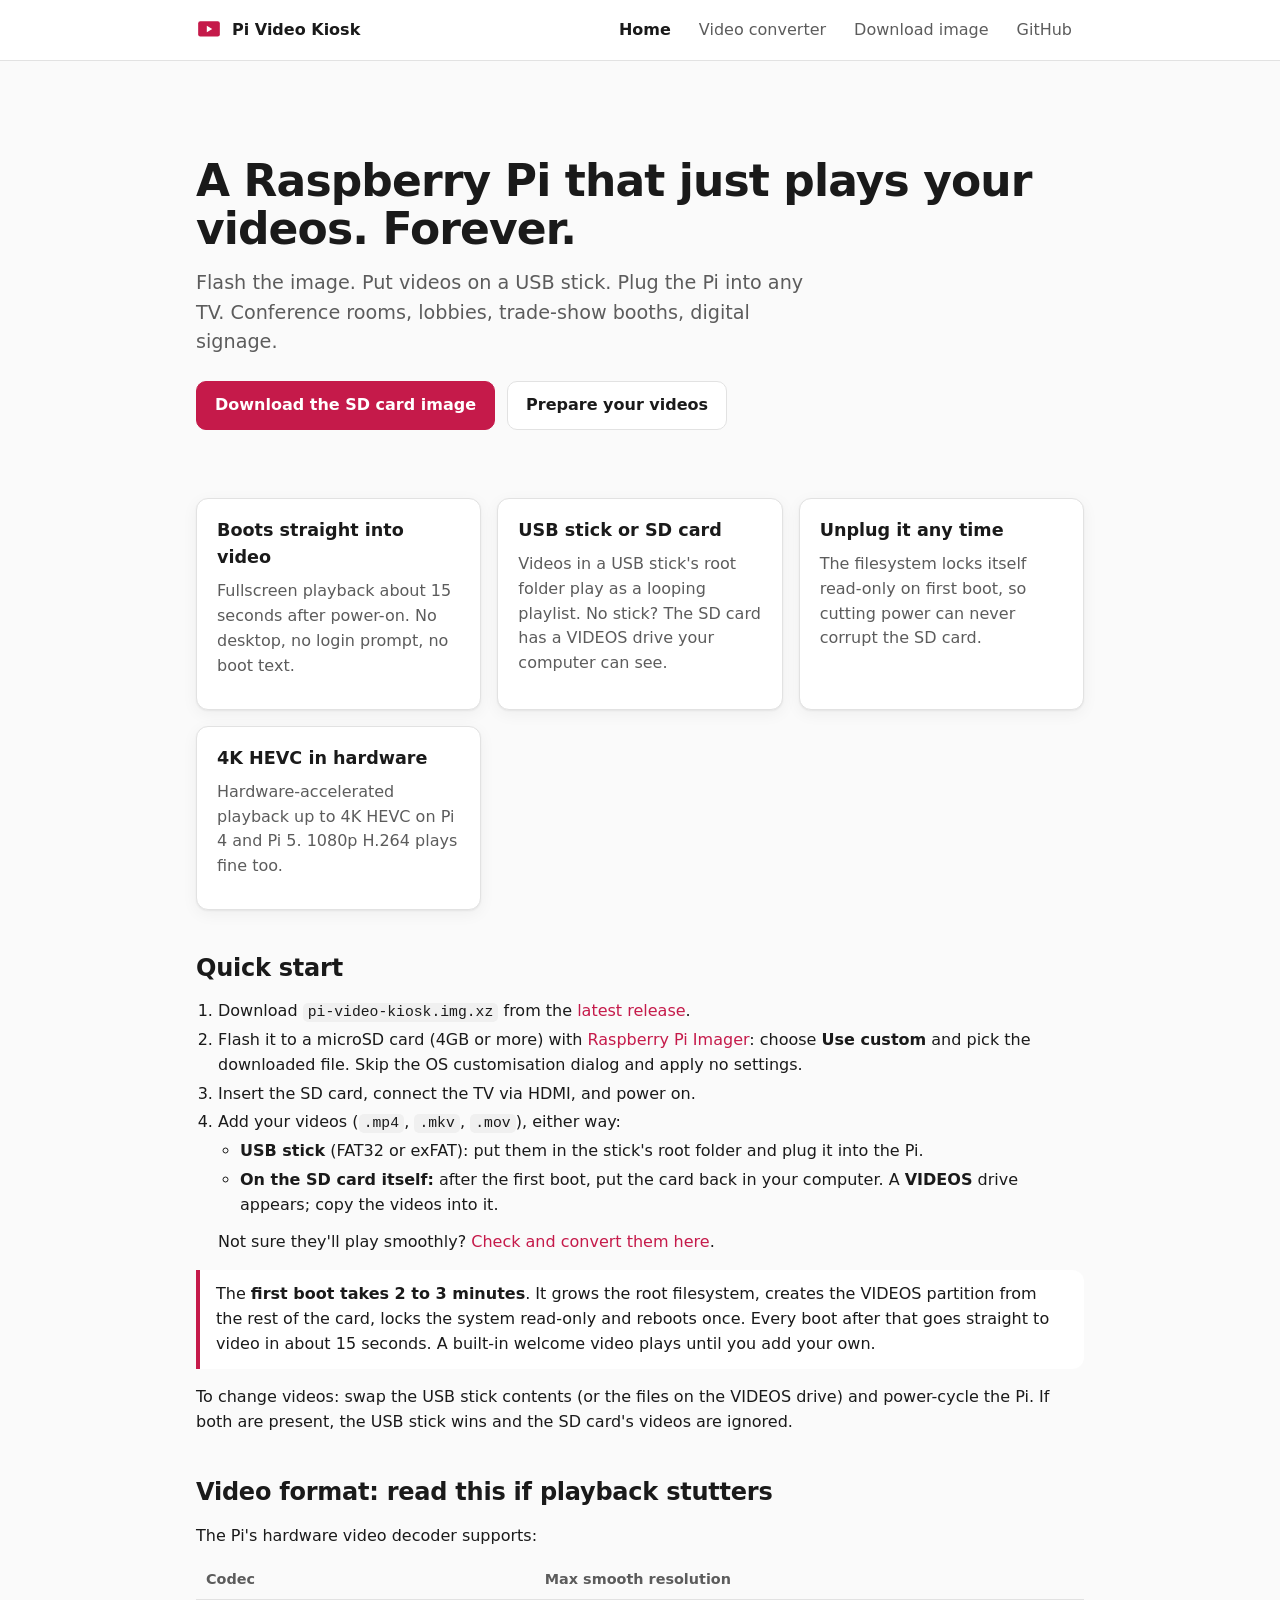
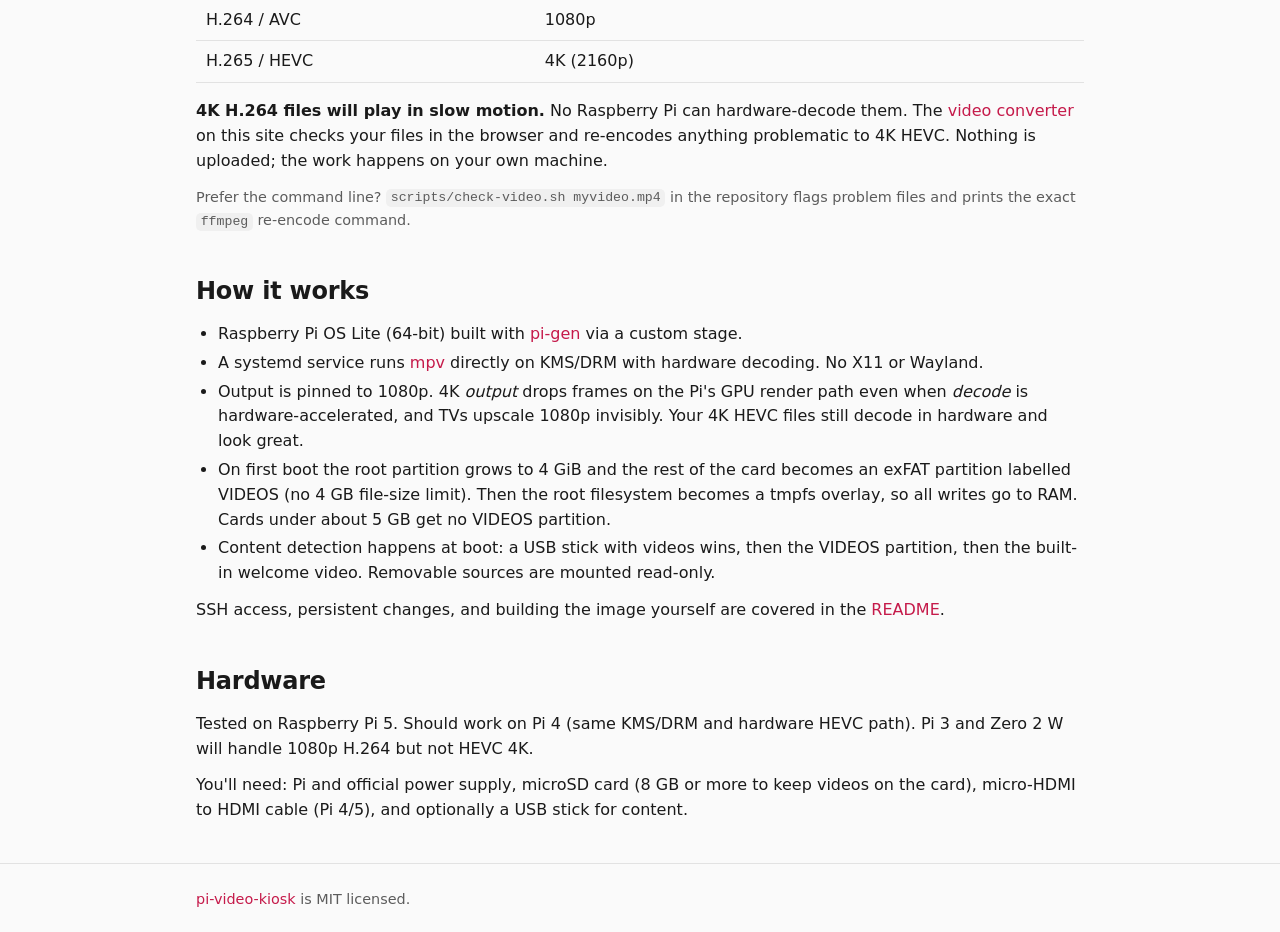
<file: docs/index.html>
<!doctype html>
<html lang="en">
<head>
<meta charset="utf-8">
<meta name="viewport" content="width=device-width, initial-scale=1">
<title>Pi Video Kiosk</title>
<meta name="description" content="Turn a Raspberry Pi into a zero-maintenance video looper for a TV. Flash the image, put videos on a USB stick, plug into any TV.">
<link rel="stylesheet" href="style.css">
<link rel="icon" href="data:image/svg+xml,%3Csvg xmlns='http://www.w3.org/2000/svg' viewBox='0 0 24 24'%3E%3Crect x='2' y='4' width='20' height='14' rx='2' fill='%23c51a4a'/%3E%3Cpath d='M10 8v6l5-3z' fill='white'/%3E%3C/svg%3E">
</head>
<body>
<header class="site-header">
  <div class="wrap">
    <a class="brand" href="./">
      <svg viewBox="0 0 24 24" aria-hidden="true"><rect x="2" y="4" width="20" height="14" rx="2" fill="#c51a4a"/><path d="M10 8v6l5-3z" fill="#fff"/></svg>
      Pi Video Kiosk
    </a>
    <nav class="site-nav">
      <a href="./" aria-current="page">Home</a>
      <a href="convert.html">Video converter</a>
      <a href="https://github.com/mattburns/pi-video-kiosk/releases/latest">Download image</a>
      <a href="https://github.com/mattburns/pi-video-kiosk">GitHub</a>
    </nav>
  </div>
</header>

<main class="wrap">
  <section class="hero">
    <h1>A Raspberry Pi that just plays your videos. Forever.</h1>
    <p class="lede">
      Flash the image. Put videos on a USB stick. Plug the Pi into any TV.
      Conference rooms, lobbies, trade-show booths, digital signage.
    </p>
    <div class="actions">
      <a class="btn primary" href="https://github.com/mattburns/pi-video-kiosk/releases/latest">Download the SD card image</a>
      <a class="btn" href="convert.html">Prepare your videos</a>
    </div>
  </section>

  <section class="grid">
    <div class="card">
      <h3>Boots straight into video</h3>
      <p class="muted">Fullscreen playback about 15 seconds after power-on. No desktop, no login prompt, no boot text.</p>
    </div>
    <div class="card">
      <h3>USB stick or SD card</h3>
      <p class="muted">Videos in a USB stick's root folder play as a looping playlist. No stick? The SD card has a VIDEOS drive your computer can see.</p>
    </div>
    <div class="card">
      <h3>Unplug it any time</h3>
      <p class="muted">The filesystem locks itself read-only on first boot, so cutting power can never corrupt the SD card.</p>
    </div>
    <div class="card">
      <h3>4K HEVC in hardware</h3>
      <p class="muted">Hardware-accelerated playback up to 4K HEVC on Pi 4 and Pi 5. 1080p H.264 plays fine too.</p>
    </div>
  </section>

  <section id="quick-start">
    <h2>Quick start</h2>
    <ol>
      <li>Download <code>pi-video-kiosk.img.xz</code> from the
        <a href="https://github.com/mattburns/pi-video-kiosk/releases/latest">latest release</a>.</li>
      <li>Flash it to a microSD card (4GB or more) with
        <a href="https://www.raspberrypi.com/software/">Raspberry Pi Imager</a>: choose
        <strong>Use custom</strong> and pick the downloaded file. Skip the OS customisation dialog and apply no settings.</li>
      <li>Insert the SD card, connect the TV via HDMI, and power on.</li>
      <li>Add your videos (<code>.mp4</code>, <code>.mkv</code>, <code>.mov</code>), either way:
        <ul>
          <li><strong>USB stick</strong> (FAT32 or exFAT): put them in the stick's root folder and plug it into the Pi.</li>
          <li><strong>On the SD card itself:</strong> after the first boot, put the card back in your computer.
            A <strong>VIDEOS</strong> drive appears; copy the videos into it.</li>
        </ul>
        Not sure they'll play smoothly? <a href="convert.html">Check and convert them here</a>.</li>
    </ol>
    <div class="callout">
      The <strong>first boot takes 2 to 3 minutes</strong>. It grows the root filesystem, creates the VIDEOS
      partition from the rest of the card, locks the system read-only and reboots once. Every boot after that goes
      straight to video in about 15 seconds. A built-in welcome video plays until you add your own.
    </div>
    <p>To change videos: swap the USB stick contents (or the files on the VIDEOS drive) and power-cycle the Pi.
      If both are present, the USB stick wins and the SD card's videos are ignored.</p>
  </section>

  <section id="formats">
    <h2>Video format: read this if playback stutters</h2>
    <p>The Pi's hardware video decoder supports:</p>
    <table>
      <thead><tr><th>Codec</th><th>Max smooth resolution</th></tr></thead>
      <tbody>
        <tr><td>H.264 / AVC</td><td>1080p</td></tr>
        <tr><td>H.265 / HEVC</td><td>4K (2160p)</td></tr>
      </tbody>
    </table>
    <p>
      <strong>4K H.264 files will play in slow motion.</strong> No Raspberry Pi can hardware-decode them.
      The <a href="convert.html">video converter</a> on this site checks your files in the browser and
      re-encodes anything problematic to 4K HEVC. Nothing is uploaded; the work happens on your own machine.
    </p>
    <p class="muted small">
      Prefer the command line? <code>scripts/check-video.sh myvideo.mp4</code> in the repository flags problem
      files and prints the exact <code>ffmpeg</code> re-encode command.
    </p>
  </section>

  <section id="how">
    <h2>How it works</h2>
    <ul>
      <li>Raspberry Pi OS Lite (64-bit) built with <a href="https://github.com/RPi-Distro/pi-gen">pi-gen</a>
        via a custom stage.</li>
      <li>A systemd service runs <a href="https://mpv.io/">mpv</a> directly on KMS/DRM with hardware decoding.
        No X11 or Wayland.</li>
      <li>Output is pinned to 1080p. 4K <em>output</em> drops frames on the Pi's GPU render path even when
        <em>decode</em> is hardware-accelerated, and TVs upscale 1080p invisibly. Your 4K HEVC files still
        decode in hardware and look great.</li>
      <li>On first boot the root partition grows to 4 GiB and the rest of the card becomes an exFAT partition
        labelled VIDEOS (no 4 GB file-size limit). Then the root filesystem becomes a tmpfs overlay, so all writes go
        to RAM. Cards under about 5 GB get no VIDEOS partition.</li>
      <li>Content detection happens at boot: a USB stick with videos wins, then the VIDEOS partition, then the
        built-in welcome video. Removable sources are mounted read-only.</li>
    </ul>
    <p>SSH access, persistent changes, and building the image yourself are covered in the
      <a href="https://github.com/mattburns/pi-video-kiosk#readme">README</a>.</p>
  </section>

  <section id="hardware">
    <h2>Hardware</h2>
    <p>Tested on Raspberry Pi 5. Should work on Pi 4 (same KMS/DRM and hardware HEVC path).
      Pi 3 and Zero 2 W will handle 1080p H.264 but not HEVC 4K.</p>
    <p>You'll need: Pi and official power supply, microSD card (8 GB or more to keep videos on the card),
      micro-HDMI to HDMI cable (Pi 4/5), and optionally a USB stick for content.</p>
  </section>
</main>

<footer>
  <div class="wrap">
    <a href="https://github.com/mattburns/pi-video-kiosk">pi-video-kiosk</a> is MIT licensed.
  </div>
</footer>
</body>
</html>
</file>
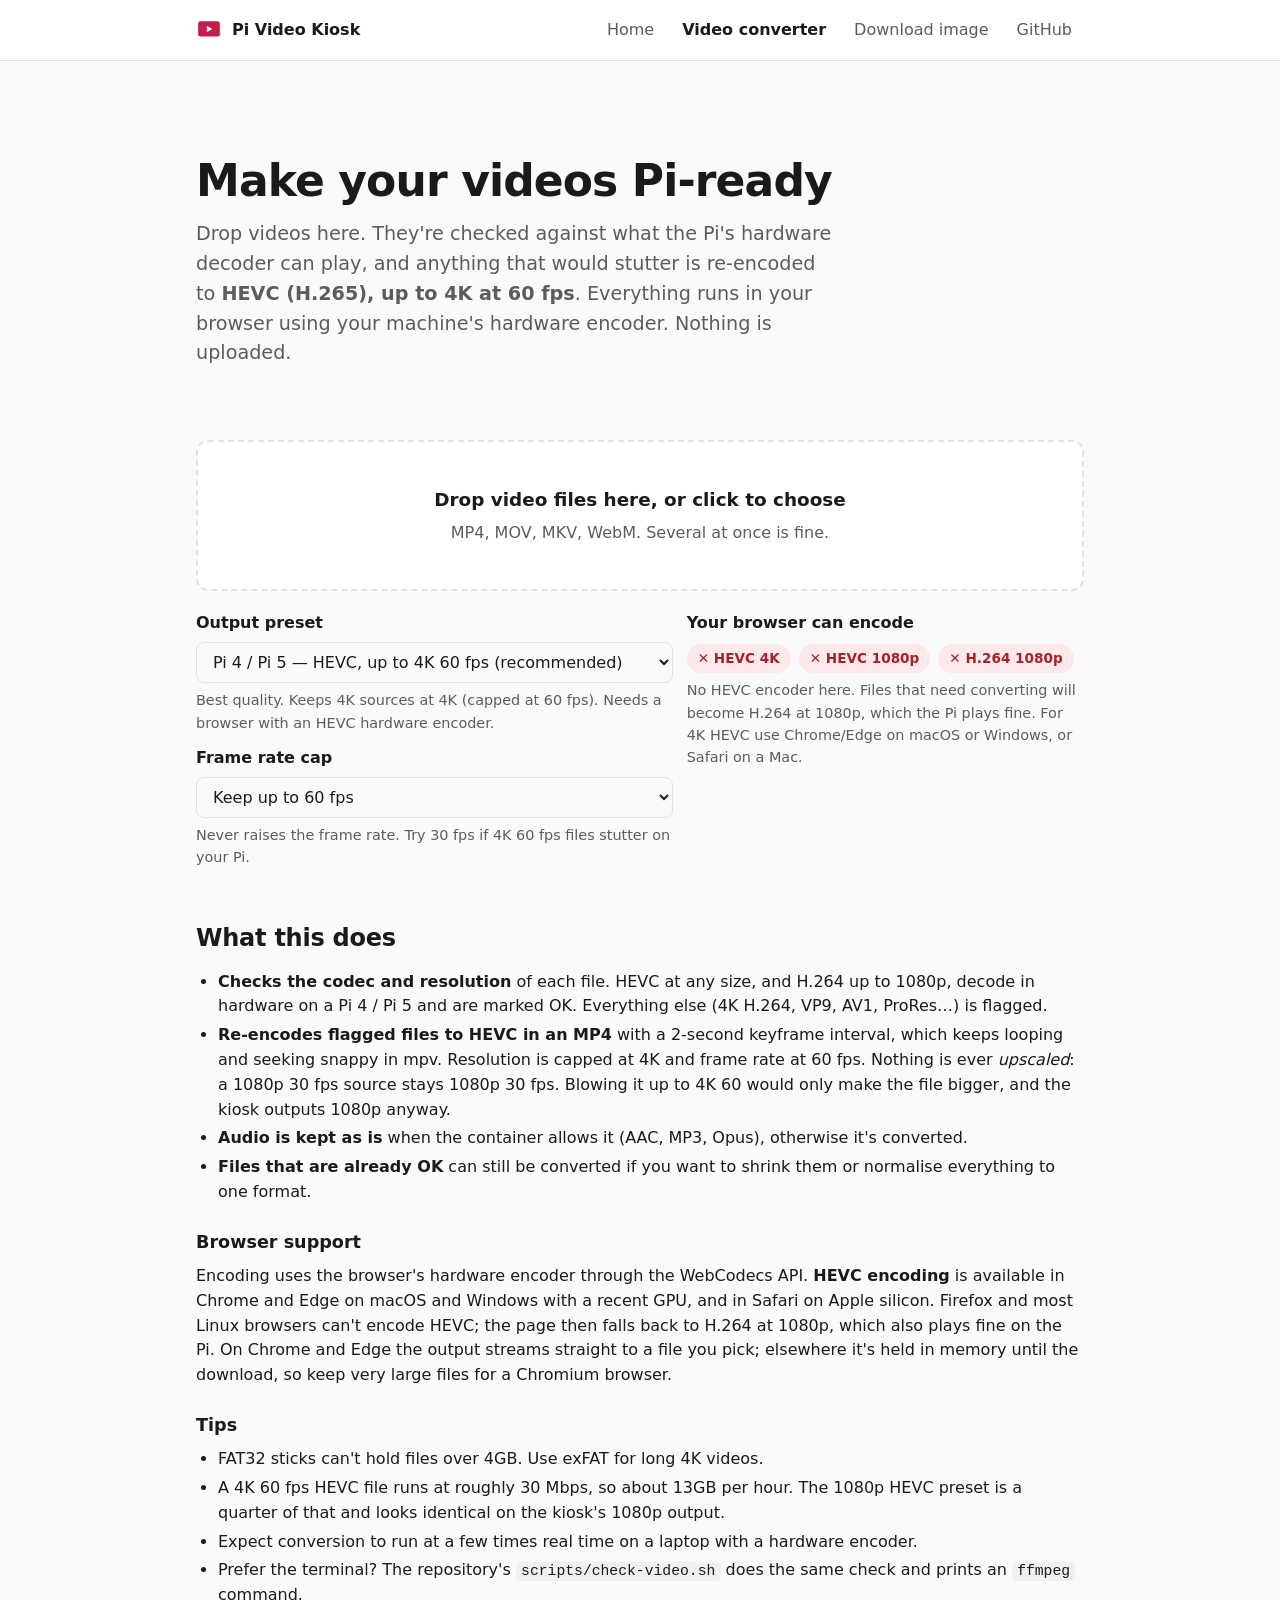
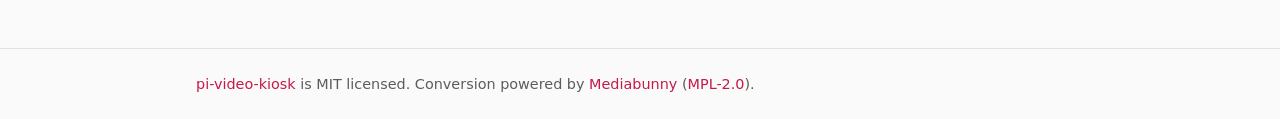
<file: docs/convert.html>
<!doctype html>
<html lang="en">
<head>
<meta charset="utf-8">
<meta name="viewport" content="width=device-width, initial-scale=1">
<title>Video converter · Pi Video Kiosk</title>
<meta name="description" content="Check and convert videos to Raspberry Pi friendly formats (4K HEVC, 1080p H.264) entirely in your browser. Nothing is uploaded.">
<link rel="stylesheet" href="style.css">
<link rel="icon" href="data:image/svg+xml,%3Csvg xmlns='http://www.w3.org/2000/svg' viewBox='0 0 24 24'%3E%3Crect x='2' y='4' width='20' height='14' rx='2' fill='%23c51a4a'/%3E%3Cpath d='M10 8v6l5-3z' fill='white'/%3E%3C/svg%3E">
</head>
<body>
<header class="site-header">
  <div class="wrap">
    <a class="brand" href="./">
      <svg viewBox="0 0 24 24" aria-hidden="true"><rect x="2" y="4" width="20" height="14" rx="2" fill="#c51a4a"/><path d="M10 8v6l5-3z" fill="#fff"/></svg>
      Pi Video Kiosk
    </a>
    <nav class="site-nav">
      <a href="./">Home</a>
      <a href="convert.html" aria-current="page">Video converter</a>
      <a href="https://github.com/mattburns/pi-video-kiosk/releases/latest">Download image</a>
      <a href="https://github.com/mattburns/pi-video-kiosk">GitHub</a>
    </nav>
  </div>
</header>

<main class="wrap">
  <section class="hero" style="padding-bottom: 8px;">
    <h1>Make your videos Pi-ready</h1>
    <p class="lede">
      Drop videos here. They're checked against what the Pi's hardware decoder can play, and anything that
      would stutter is re-encoded to <strong>HEVC (H.265), up to 4K at 60 fps</strong>.
      Everything runs in your browser using your machine's hardware encoder. Nothing is uploaded.
    </p>
  </section>

  <div id="unsupported" class="callout bad hidden">
    <strong>This browser can't convert video.</strong> It lacks the WebCodecs API, which this page uses for
    decoding and encoding. Use a current Chrome, Edge or Safari. You can still drop files to <em>check</em> them.
  </div>

  <section style="margin-top: 16px;">
    <label class="dropzone" id="dropzone" for="file-input">
      <strong>Drop video files here, or click to choose</strong>
      <span class="muted">MP4, MOV, MKV, WebM. Several at once is fine.</span>
      <input id="file-input" type="file" accept="video/*,.mkv,.mov,.mp4,.m4v,.webm" multiple>
    </label>

    <div class="settings">
      <div class="field">
        <label for="preset">Output preset</label>
        <select id="preset">
          <option value="hevc-4k">Pi 4 / Pi 5 — HEVC, up to 4K 60 fps (recommended)</option>
          <option value="hevc-1080">Pi 4 / Pi 5 — HEVC, 1080p (smaller files)</option>
          <option value="h264-1080">Pi 3 / Zero 2 W — H.264, 1080p</option>
        </select>
        <p class="hint muted small" id="preset-hint"></p>
        <label for="fps-cap" style="margin-top:12px">Frame rate cap</label>
        <select id="fps-cap">
          <option value="60">Keep up to 60 fps</option>
          <option value="30">Limit to 30 fps (half the decode load and file size)</option>
        </select>
        <p class="hint muted small">Never raises the frame rate. Try 30 fps if 4K 60 fps files stutter on your Pi.</p>
      </div>
      <div class="field">
        <label>Your browser can encode</label>
        <div class="caps" id="caps"><span class="pill">Checking…</span></div>
        <p class="hint muted small" id="caps-hint"></p>
      </div>
    </div>
  </section>

  <section id="results" class="hidden">
    <div class="toolbar">
      <button class="btn primary" id="convert-all">Convert all flagged files</button>
      <button class="btn" id="clear-all">Clear list</button>
      <span class="spacer"></span>
      <span class="muted small" id="save-mode"></span>
    </div>
    <div class="file-list" id="file-list"></div>
  </section>

  <section id="notes">
    <h2>What this does</h2>
    <ul>
      <li><strong>Checks the codec and resolution</strong> of each file. HEVC at any size, and H.264 up to
        1080p, decode in hardware on a Pi 4 / Pi 5 and are marked OK. Everything else (4K H.264, VP9, AV1,
        ProRes…) is flagged.</li>
      <li><strong>Re-encodes flagged files to HEVC in an MP4</strong> with a 2-second keyframe interval, which
        keeps looping and seeking snappy in mpv. Resolution is capped at 4K and frame rate at 60 fps.
        Nothing is ever <em>upscaled</em>: a 1080p 30 fps source stays 1080p 30 fps. Blowing it up to 4K 60
        would only make the file bigger, and the kiosk outputs 1080p anyway.</li>
      <li><strong>Audio is kept as is</strong> when the container allows it (AAC, MP3, Opus), otherwise it's
        converted.</li>
      <li><strong>Files that are already OK</strong> can still be converted if you want to shrink them or
        normalise everything to one format.</li>
    </ul>

    <h3>Browser support</h3>
    <p>
      Encoding uses the browser's hardware encoder through the WebCodecs API. <strong>HEVC encoding</strong> is
      available in Chrome and Edge on macOS and Windows with a recent GPU, and in Safari on Apple silicon. Firefox
      and most Linux browsers can't encode HEVC; the page then falls back to H.264 at 1080p, which also plays
      fine on the Pi. On Chrome and Edge the output streams straight to a file you pick; elsewhere it's held in
      memory until the download, so keep very large files for a Chromium browser.
    </p>

    <h3>Tips</h3>
    <ul>
      <li>FAT32 sticks can't hold files over 4GB. Use exFAT for long 4K videos.</li>
      <li>A 4K 60 fps HEVC file runs at roughly 30 Mbps, so about 13GB per hour. The 1080p HEVC preset is a
        quarter of that and looks identical on the kiosk's 1080p output.</li>
      <li>Expect conversion to run at a few times real time on a laptop with a hardware encoder.</li>
      <li>Prefer the terminal? The repository's <code>scripts/check-video.sh</code> does the same check and prints
        an <code>ffmpeg</code> command.</li>
    </ul>
  </section>
</main>

<footer>
  <div class="wrap">
    <a href="https://github.com/mattburns/pi-video-kiosk">pi-video-kiosk</a> is MIT licensed.
    Conversion powered by <a href="https://mediabunny.dev/">Mediabunny</a>
    (<a href="vendor/MEDIABUNNY-LICENSE">MPL-2.0</a>).
  </div>
</footer>

<script type="module" src="convert.js"></script>
</body>
</html>
</file>
<file: docs/style.css>
:root {
  --bg: #fafafa;
  --bg-elev: #ffffff;
  --fg: #1a1a1a;
  --fg-muted: #5c5c5c;
  --border: #e2e2e2;
  --accent: #c51a4a;
  --accent-fg: #ffffff;
  --ok: #1f7a3a;
  --ok-bg: #e6f4ea;
  --warn: #8a5a00;
  --warn-bg: #fff4d6;
  --bad: #a4232b;
  --bad-bg: #fde8ea;
  --code-bg: #f0f0f0;
  --shadow: 0 1px 2px rgba(0, 0, 0, 0.06), 0 4px 16px rgba(0, 0, 0, 0.05);
  --radius: 12px;
  color-scheme: light dark;
}

@media (prefers-color-scheme: dark) {
  :root {
    --bg: #111214;
    --bg-elev: #1b1d21;
    --fg: #ececec;
    --fg-muted: #a0a0a0;
    --border: #2c2f35;
    --accent: #ef3b6d;
    --accent-fg: #ffffff;
    --ok: #6cd48a;
    --ok-bg: #16301f;
    --warn: #f3c56b;
    --warn-bg: #352a10;
    --bad: #ff7b85;
    --bad-bg: #3a1a1e;
    --code-bg: #24262b;
    --shadow: 0 1px 2px rgba(0, 0, 0, 0.4), 0 4px 16px rgba(0, 0, 0, 0.35);
  }
}

* { box-sizing: border-box; }

html { -webkit-text-size-adjust: 100%; }

body {
  margin: 0;
  background: var(--bg);
  color: var(--fg);
  font: 16px/1.55 system-ui, -apple-system, "Segoe UI", Roboto, Helvetica, Arial, sans-serif;
}

a { color: var(--accent); text-decoration: none; }
a:hover { text-decoration: underline; }

code, pre, kbd {
  font-family: ui-monospace, SFMono-Regular, Menlo, Consolas, monospace;
  font-size: 0.92em;
}
code { background: var(--code-bg); padding: 0.1em 0.35em; border-radius: 5px; }
pre {
  background: var(--code-bg);
  padding: 14px 16px;
  border-radius: var(--radius);
  overflow-x: auto;
  line-height: 1.45;
}
pre code { background: none; padding: 0; }

.wrap { max-width: 920px; margin: 0 auto; padding: 0 16px; }

/* Header */
.site-header {
  border-bottom: 1px solid var(--border);
  background: var(--bg-elev);
}
.site-header .wrap {
  display: flex;
  align-items: center;
  gap: 18px;
  min-height: 60px;
  flex-wrap: wrap;
}
.brand {
  font-weight: 700;
  color: var(--fg);
  display: flex;
  align-items: center;
  gap: 10px;
}
.brand:hover { text-decoration: none; }
.brand svg { width: 26px; height: 26px; }
.site-nav { margin-left: auto; display: flex; gap: 4px; flex-wrap: wrap; }
.site-nav a {
  color: var(--fg-muted);
  padding: 8px 12px;
  border-radius: 8px;
}
.site-nav a:hover { background: var(--code-bg); text-decoration: none; color: var(--fg); }
.site-nav a[aria-current="page"] { color: var(--fg); font-weight: 600; }

/* Hero */
.hero { padding: 56px 0 28px; }
.hero h1 { font-size: clamp(30px, 5vw, 44px); line-height: 1.1; margin: 0 0 14px; letter-spacing: -0.02em; }
.hero p.lede { font-size: 1.2em; color: var(--fg-muted); margin: 0 0 24px; max-width: 640px; }
.actions { display: flex; gap: 12px; flex-wrap: wrap; }

.btn {
  display: inline-flex;
  align-items: center;
  gap: 8px;
  padding: 11px 18px;
  border-radius: 10px;
  border: 1px solid var(--border);
  background: var(--bg-elev);
  color: var(--fg);
  font: inherit;
  font-weight: 600;
  cursor: pointer;
  text-decoration: none;
  transition: background 0.15s, transform 0.05s;
}
.btn:hover { text-decoration: none; background: var(--code-bg); }
.btn:active { transform: translateY(1px); }
.btn.primary { background: var(--accent); border-color: var(--accent); color: var(--accent-fg); }
.btn.primary:hover { filter: brightness(1.08); background: var(--accent); }
.btn.small { padding: 7px 12px; font-size: 0.9em; }
.btn:disabled { opacity: 0.5; cursor: not-allowed; transform: none; }

main { padding-bottom: 72px; }
section { margin: 40px 0; }
h2 { font-size: 1.5em; margin: 0 0 12px; letter-spacing: -0.01em; }
h3 { font-size: 1.1em; margin: 24px 0 8px; }
p { margin: 0 0 12px; }
ul, ol { padding-left: 22px; margin: 0 0 12px; }
li { margin: 4px 0; }
.muted { color: var(--fg-muted); }
.small { font-size: 0.9em; }

.grid { display: grid; gap: 16px; grid-template-columns: repeat(auto-fit, minmax(240px, 1fr)); }
.card {
  background: var(--bg-elev);
  border: 1px solid var(--border);
  border-radius: var(--radius);
  padding: 18px 20px;
  box-shadow: var(--shadow);
}
.card h3 { margin-top: 0; }

table { border-collapse: collapse; width: 100%; margin: 8px 0 16px; }
th, td { text-align: left; padding: 8px 10px; border-bottom: 1px solid var(--border); vertical-align: top; }
th { color: var(--fg-muted); font-weight: 600; font-size: 0.9em; }

.callout {
  border-left: 4px solid var(--accent);
  background: var(--bg-elev);
  border-radius: 0 var(--radius) var(--radius) 0;
  padding: 12px 16px;
  margin: 16px 0;
}
.callout.warn { border-left-color: var(--warn); background: var(--warn-bg); }
.callout.ok { border-left-color: var(--ok); background: var(--ok-bg); }
.callout.bad { border-left-color: var(--bad); background: var(--bad-bg); }

footer {
  border-top: 1px solid var(--border);
  padding: 24px 0;
  color: var(--fg-muted);
  font-size: 0.9em;
}

/* Converter */
.dropzone {
  display: block;
  border: 2px dashed var(--border);
  border-radius: var(--radius);
  padding: 44px 20px;
  text-align: center;
  background: var(--bg-elev);
  cursor: pointer;
  transition: border-color 0.15s, background 0.15s;
}
.dropzone:hover, .dropzone.drag { border-color: var(--accent); background: var(--code-bg); }
.dropzone strong { display: block; font-size: 1.15em; margin-bottom: 6px; }
.dropzone input { display: none; }

.settings {
  display: grid;
  grid-template-columns: 1fr;
  gap: 14px;
  margin-top: 20px;
}
@media (min-width: 700px) {
  .settings { grid-template-columns: 1.2fr 1fr; }
}
.field label { display: block; font-weight: 600; margin-bottom: 6px; }
.field select, .field input[type="number"] {
  width: 100%;
  padding: 9px 12px;
  border-radius: 8px;
  border: 1px solid var(--border);
  background: var(--bg);
  color: var(--fg);
  font: inherit;
}
.field .hint { margin-top: 6px; }

.caps { display: flex; gap: 8px; flex-wrap: wrap; margin-top: 8px; }
.pill {
  display: inline-flex;
  align-items: center;
  gap: 6px;
  padding: 3px 10px;
  border-radius: 999px;
  font-size: 0.85em;
  font-weight: 600;
  border: 1px solid var(--border);
  background: var(--bg);
}
.pill.ok { color: var(--ok); background: var(--ok-bg); border-color: transparent; }
.pill.warn { color: var(--warn); background: var(--warn-bg); border-color: transparent; }
.pill.bad { color: var(--bad); background: var(--bad-bg); border-color: transparent; }

.toolbar { display: flex; gap: 10px; flex-wrap: wrap; align-items: center; margin: 20px 0 12px; }
.toolbar .spacer { flex: 1; }

.file-list { display: flex; flex-direction: column; gap: 12px; }
.file {
  background: var(--bg-elev);
  border: 1px solid var(--border);
  border-radius: var(--radius);
  padding: 14px 16px;
  box-shadow: var(--shadow);
  display: grid;
  gap: 8px;
}
.file-head { display: flex; align-items: baseline; gap: 10px; flex-wrap: wrap; }
.file-name { font-weight: 600; word-break: break-all; }
.file-meta { color: var(--fg-muted); font-size: 0.9em; }
.file-verdict { font-size: 0.95em; }
.file-plan { font-size: 0.9em; color: var(--fg-muted); }
.file-actions { display: flex; gap: 8px; flex-wrap: wrap; align-items: center; }
.file-actions .status { font-size: 0.9em; color: var(--fg-muted); }

.progress { height: 8px; background: var(--code-bg); border-radius: 999px; overflow: hidden; }
.progress > div { height: 100%; width: 0%; background: var(--accent); transition: width 0.2s linear; }

.hidden { display: none !important; }
.err { color: var(--bad); }
</file>
